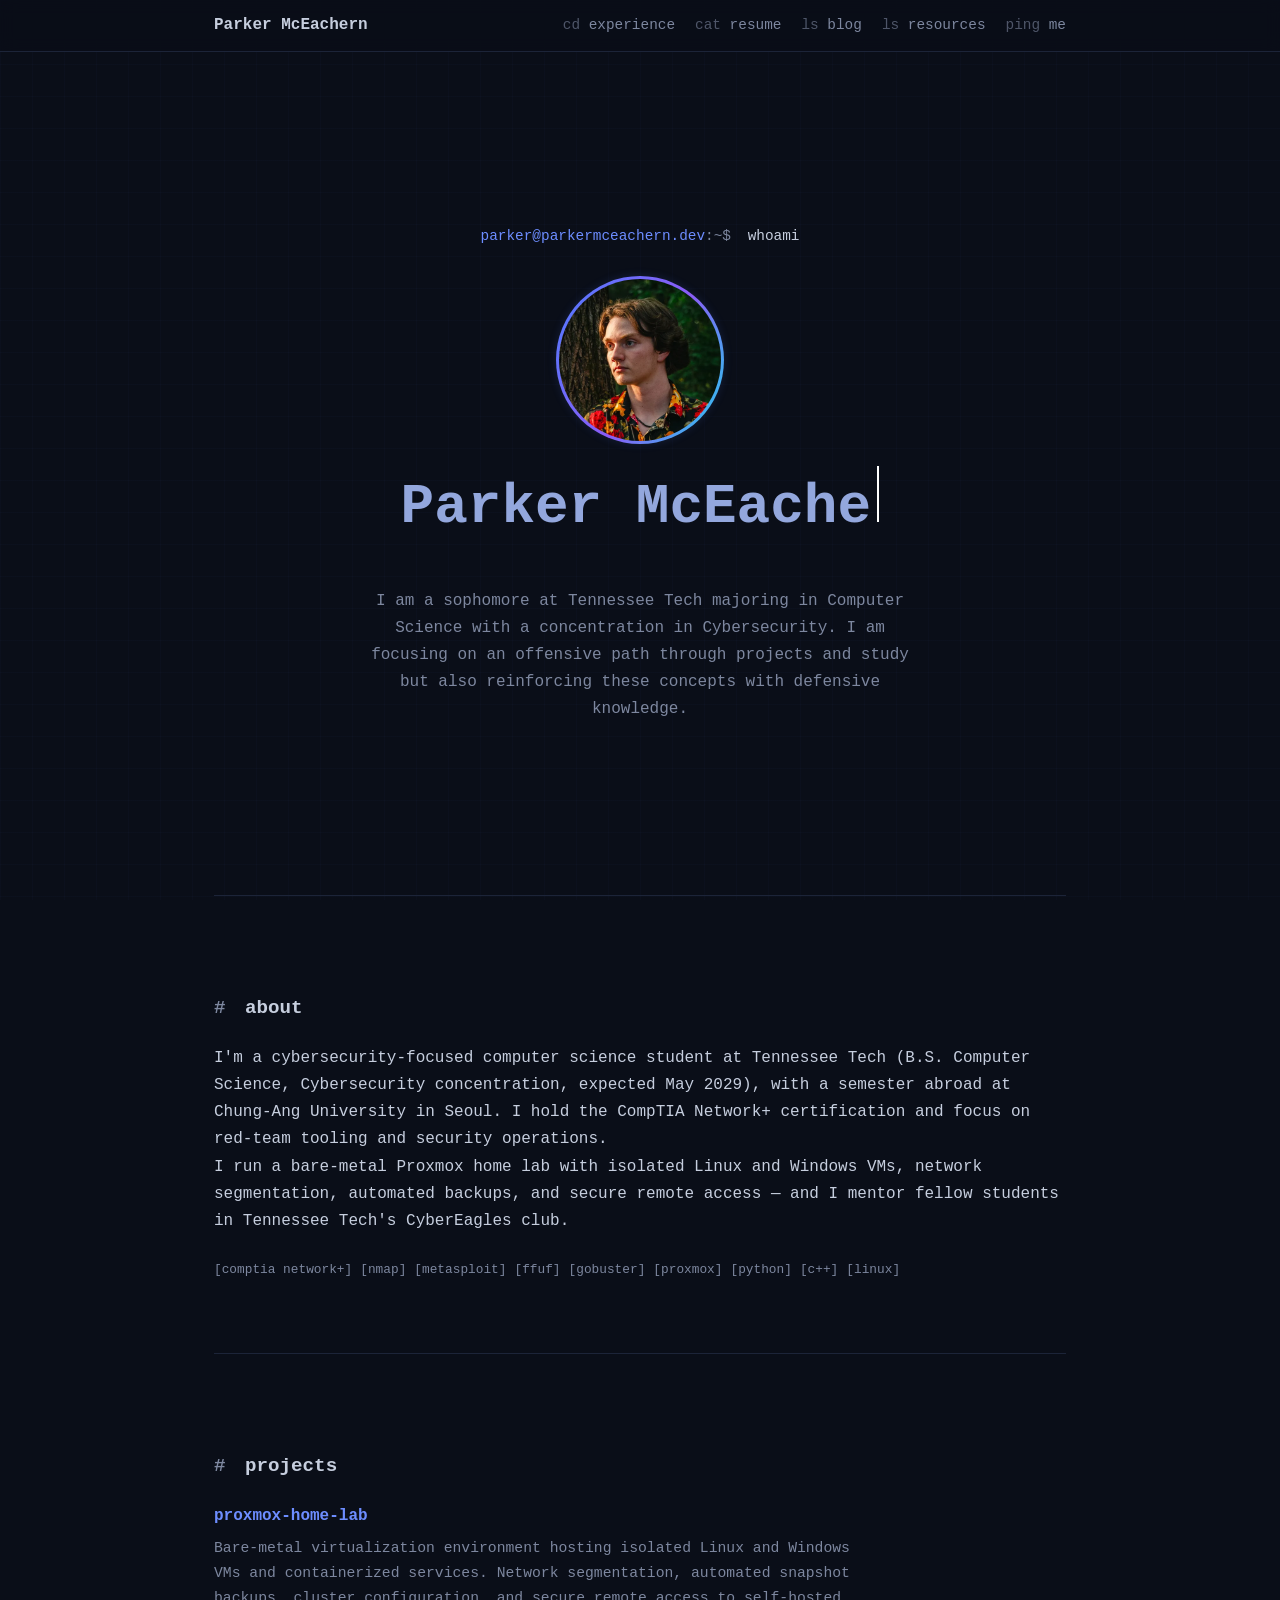
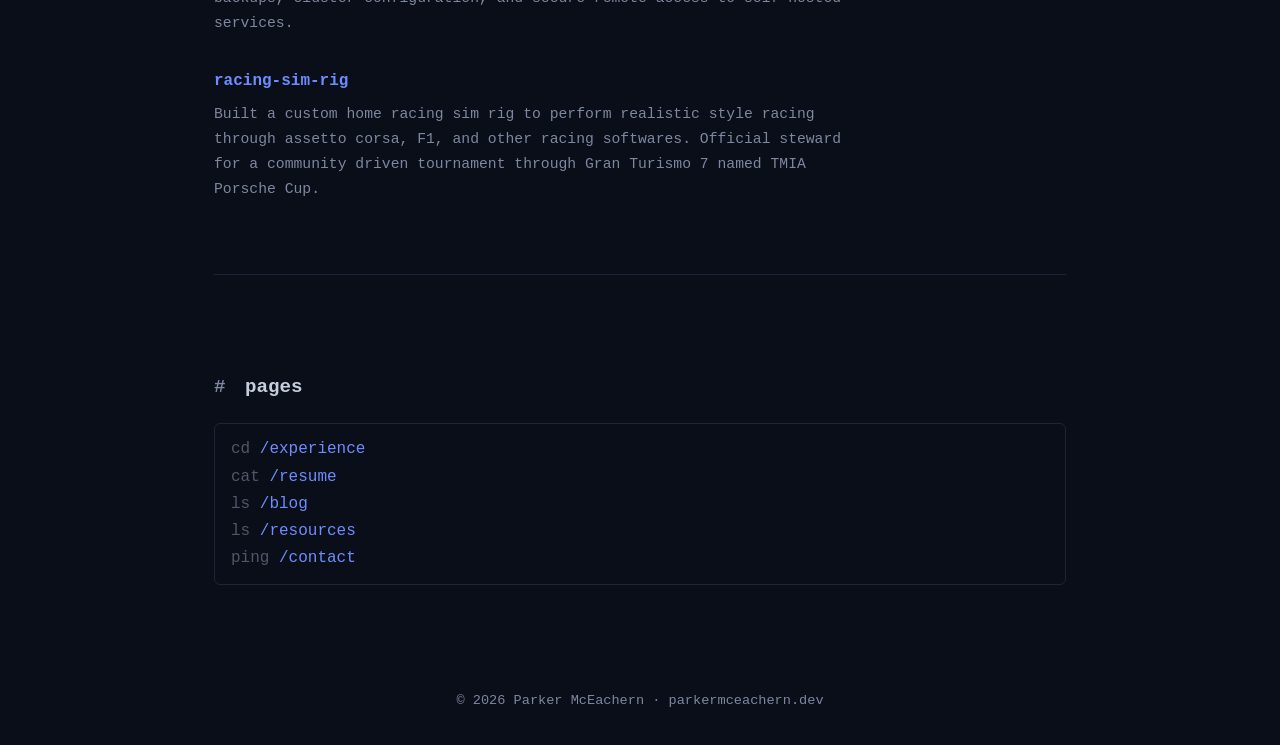
<file: public/index.html>
<!DOCTYPE html>
<html lang="en">
<head>
  <meta charset="UTF-8" />
  <meta name="viewport" content="width=device-width, initial-scale=1.0" />
  <meta name="description" content="Parker McEachern — cybersecurity-focused computer science student. Network+ certified, red team focus, Proxmox home lab." />
  <title>Parker McEachern | parkermceachern.dev</title>
  <link rel="icon" href="favicon.svg" type="image/svg+xml" />
  <link rel="stylesheet" href="style.css" />
  <script src="script.js" defer></script>
</head>
<body>
  <div class="scanlines" aria-hidden="true"></div>

  <header class="site-header">
    <nav aria-label="Primary">
      <a href="./" class="logo">Parker McEachern</a>
      <ul class="nav-links">
        <li><a href="experience/" aria-label="Experience"><span class="verb">cd</span> experience</a></li>
        <li><a href="resume/" aria-label="Resume"><span class="verb">cat</span> resume</a></li>
        <li><a href="blog/" aria-label="Blog"><span class="verb">ls</span> blog</a></li>
        <li><a href="resources/" aria-label="Resources"><span class="verb">ls</span> resources</a></li>
        <li><a href="contact/" aria-label="Contact"><span class="verb">ping</span> me</a></li>
      </ul>
    </nav>
  </header>

  <main id="top">
    <section class="hero" aria-labelledby="hero-heading">
      <p class="kicker"><span class="prompt-path">parker@parkermceachern.dev</span><span class="prompt-sep">:~$</span> whoami</p>
      <div class="avatar-ring">
        <img src="profile.webp" alt="Portrait of Parker McEachern" class="hero-avatar" width="160" height="160" />
      </div>
      <h1 id="hero-heading"><span id="typed-name"></span><span class="cursor" aria-hidden="true"></span></h1>
      <p class="tagline">
        I am a sophomore at Tennessee Tech majoring in Computer Science with a
        concentration in Cybersecurity. I am focusing on an offensive path
        through projects and study but also reinforcing these concepts with
        defensive knowledge.
      </p>
    </section>

    <section id="about" aria-labelledby="about-heading">
      <h2 id="about-heading"><span class="comment">#</span> about</h2>
      <p>
        I'm a cybersecurity-focused computer science student at Tennessee Tech
        (B.S. Computer Science, Cybersecurity concentration, expected May 2029),
        with a semester abroad at Chung-Ang University in Seoul. I hold the
        CompTIA Network+ certification and focus on red-team tooling and
        security operations.
      </p>
      <p>
        I run a bare-metal Proxmox home lab with isolated Linux and Windows
        VMs, network segmentation, automated backups, and secure remote access
        — and I mentor fellow students in Tennessee Tech's CyberEagles club.
      </p>
      <ul class="skill-tags" aria-label="Key skills">
        <li>[comptia network+]</li>
        <li>[nmap]</li>
        <li>[metasploit]</li>
        <li>[ffuf]</li>
        <li>[gobuster]</li>
        <li>[proxmox]</li>
        <li>[python]</li>
        <li>[c++]</li>
        <li>[linux]</li>
      </ul>
    </section>

    <section id="projects" aria-labelledby="projects-heading">
      <h2 id="projects-heading"><span class="comment">#</span> projects</h2>
      <div class="project-list">
        <article class="project">
          <h3><span class="entry-name">proxmox-home-lab</span></h3>
          <p>
            Bare-metal virtualization environment hosting isolated Linux and
            Windows VMs and containerized services. Network segmentation,
            automated snapshot backups, cluster configuration, and secure
            remote access to self-hosted services.
          </p>
        </article>
        <article class="project">
          <h3><span class="entry-name">racing-sim-rig</span></h3>
          <p>
            Built a custom home racing sim rig to perform realistic style racing through assetto corsa,
            F1, and other racing softwares. Official steward for a community driven tournament
            through Gran Turismo 7 named TMIA Porsche Cup.
          </p>
        </article>
      </div>
    </section>

    <section id="pages" aria-labelledby="pages-heading">
      <h2 id="pages-heading"><span class="comment">#</span> pages</h2>
      <ul class="page-list">
        <li><a href="experience/"><span class="verb">cd</span> /experience</a></li>
        <li><a href="resume/"><span class="verb">cat</span> /resume</a></li>
        <li><a href="blog/"><span class="verb">ls</span> /blog</a></li>
        <li><a href="resources/"><span class="verb">ls</span> /resources</a></li>
        <li><a href="contact/"><span class="verb">ping</span> /contact</a></li>
      </ul>
    </section>
  </main>

  <footer>
    <p>&copy; <span id="year">2026</span> Parker McEachern &middot; parkermceachern.dev</p>
  </footer>
</body>
</html>
</file>
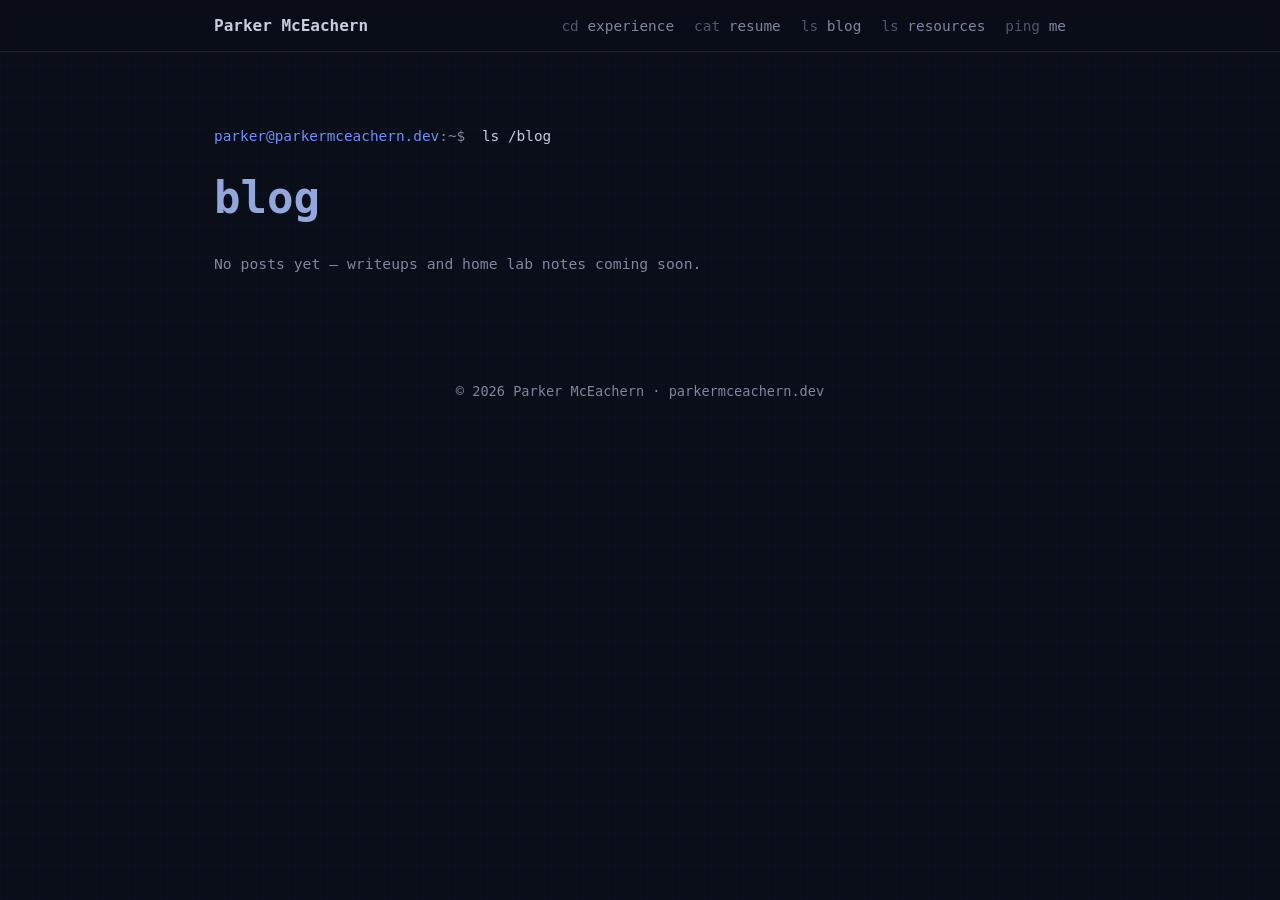
<file: public/blog/index.html>
<!DOCTYPE html>
<html lang="en">
<head>
  <meta charset="UTF-8" />
  <meta name="viewport" content="width=device-width, initial-scale=1.0" />
  <meta name="description" content="Parker McEachern's blog — security writeups, home lab notes, and projects." />
  <title>Blog | Parker McEachern</title>
  <link rel="icon" href="../favicon.svg" type="image/svg+xml" />
  <link rel="stylesheet" href="../style.css" />
  <script src="../script.js" defer></script>
</head>
<body>
  <div class="scanlines" aria-hidden="true"></div>

  <header class="site-header">
    <nav aria-label="Primary">
      <a href="../" class="logo">Parker McEachern</a>
      <ul class="nav-links">
        <li><a href="../experience/" aria-label="Experience"><span class="verb">cd</span> experience</a></li>
        <li><a href="../resume/" aria-label="Resume"><span class="verb">cat</span> resume</a></li>
        <li><a href="../blog/" aria-label="Blog"><span class="verb">ls</span> blog</a></li>
        <li><a href="../resources/" aria-label="Resources"><span class="verb">ls</span> resources</a></li>
        <li><a href="../contact/" aria-label="Contact"><span class="verb">ping</span> me</a></li>
      </ul>
    </nav>
  </header>

  <main>
    <section aria-labelledby="blog-heading">
      <p class="kicker"><span class="prompt-path">parker@parkermceachern.dev</span><span class="prompt-sep">:~$</span> ls /blog</p>
      <h1 id="blog-heading">blog</h1>

      <p class="muted">No posts yet — writeups and home lab notes coming soon.</p>
      <div class="project-list">
      </div>
    </section>
  </main>

  <footer>
    <p>&copy; <span id="year">2026</span> Parker McEachern &middot; parkermceachern.dev</p>
  </footer>
</body>
</html>
</file>
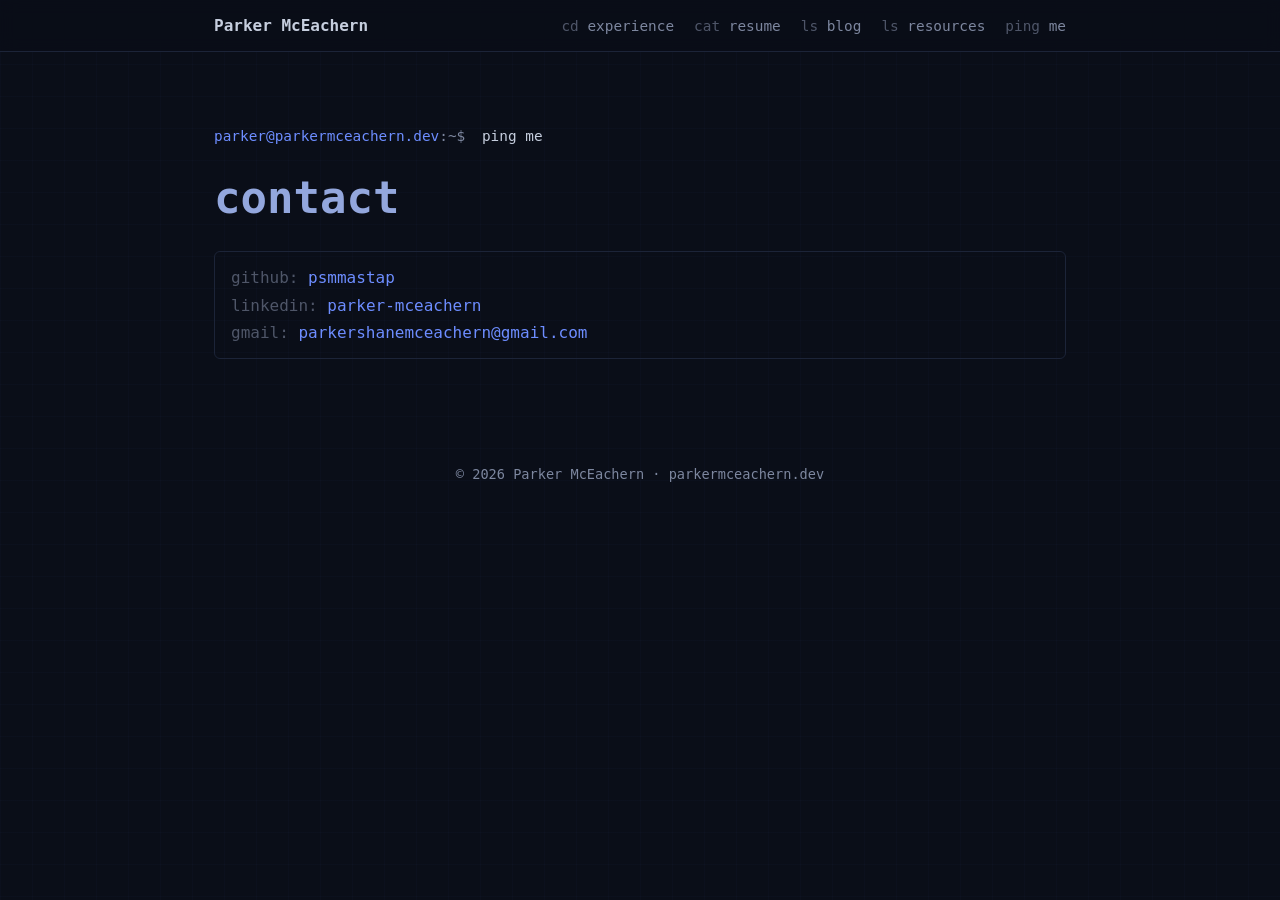
<file: public/contact/index.html>
<!DOCTYPE html>
<html lang="en">
<head>
  <meta charset="UTF-8" />
  <meta name="viewport" content="width=device-width, initial-scale=1.0" />
  <meta name="description" content="Contact Parker McEachern — GitHub, LinkedIn, email." />
  <title>Contact | Parker McEachern</title>
  <link rel="icon" href="../favicon.svg" type="image/svg+xml" />
  <link rel="stylesheet" href="../style.css" />
  <script src="../script.js" defer></script>
</head>
<body>
  <div class="scanlines" aria-hidden="true"></div>

  <header class="site-header">
    <nav aria-label="Primary">
      <a href="../" class="logo">Parker McEachern</a>
      <ul class="nav-links">
        <li><a href="../experience/" aria-label="Experience"><span class="verb">cd</span> experience</a></li>
        <li><a href="../resume/" aria-label="Resume"><span class="verb">cat</span> resume</a></li>
        <li><a href="../blog/" aria-label="Blog"><span class="verb">ls</span> blog</a></li>
        <li><a href="../resources/" aria-label="Resources"><span class="verb">ls</span> resources</a></li>
        <li><a href="../contact/" aria-label="Contact"><span class="verb">ping</span> me</a></li>
      </ul>
    </nav>
  </header>

  <main>
    <section aria-labelledby="contact-heading">
      <p class="kicker"><span class="prompt-path">parker@parkermceachern.dev</span><span class="prompt-sep">:~$</span> ping me</p>
      <h1 id="contact-heading">contact</h1>

      <ul class="contact-links">
        <li><span class="verb">github:</span> <a href="https://github.com/psmmastap" rel="noopener">psmmastap</a></li>
        <li><span class="verb">linkedin:</span> <a href="https://linkedin.com/in/parker-mceachern-b1076734a" rel="noopener">parker-mceachern</a></li>
        <li><span class="verb">gmail:</span> <a href="mailto:parkershanemceachern@gmail.com">parkershanemceachern@gmail.com</a></li>
      </ul>
    </section>
  </main>

  <footer>
    <p>&copy; <span id="year">2026</span> Parker McEachern &middot; parkermceachern.dev</p>
  </footer>
</body>
</html>
</file>
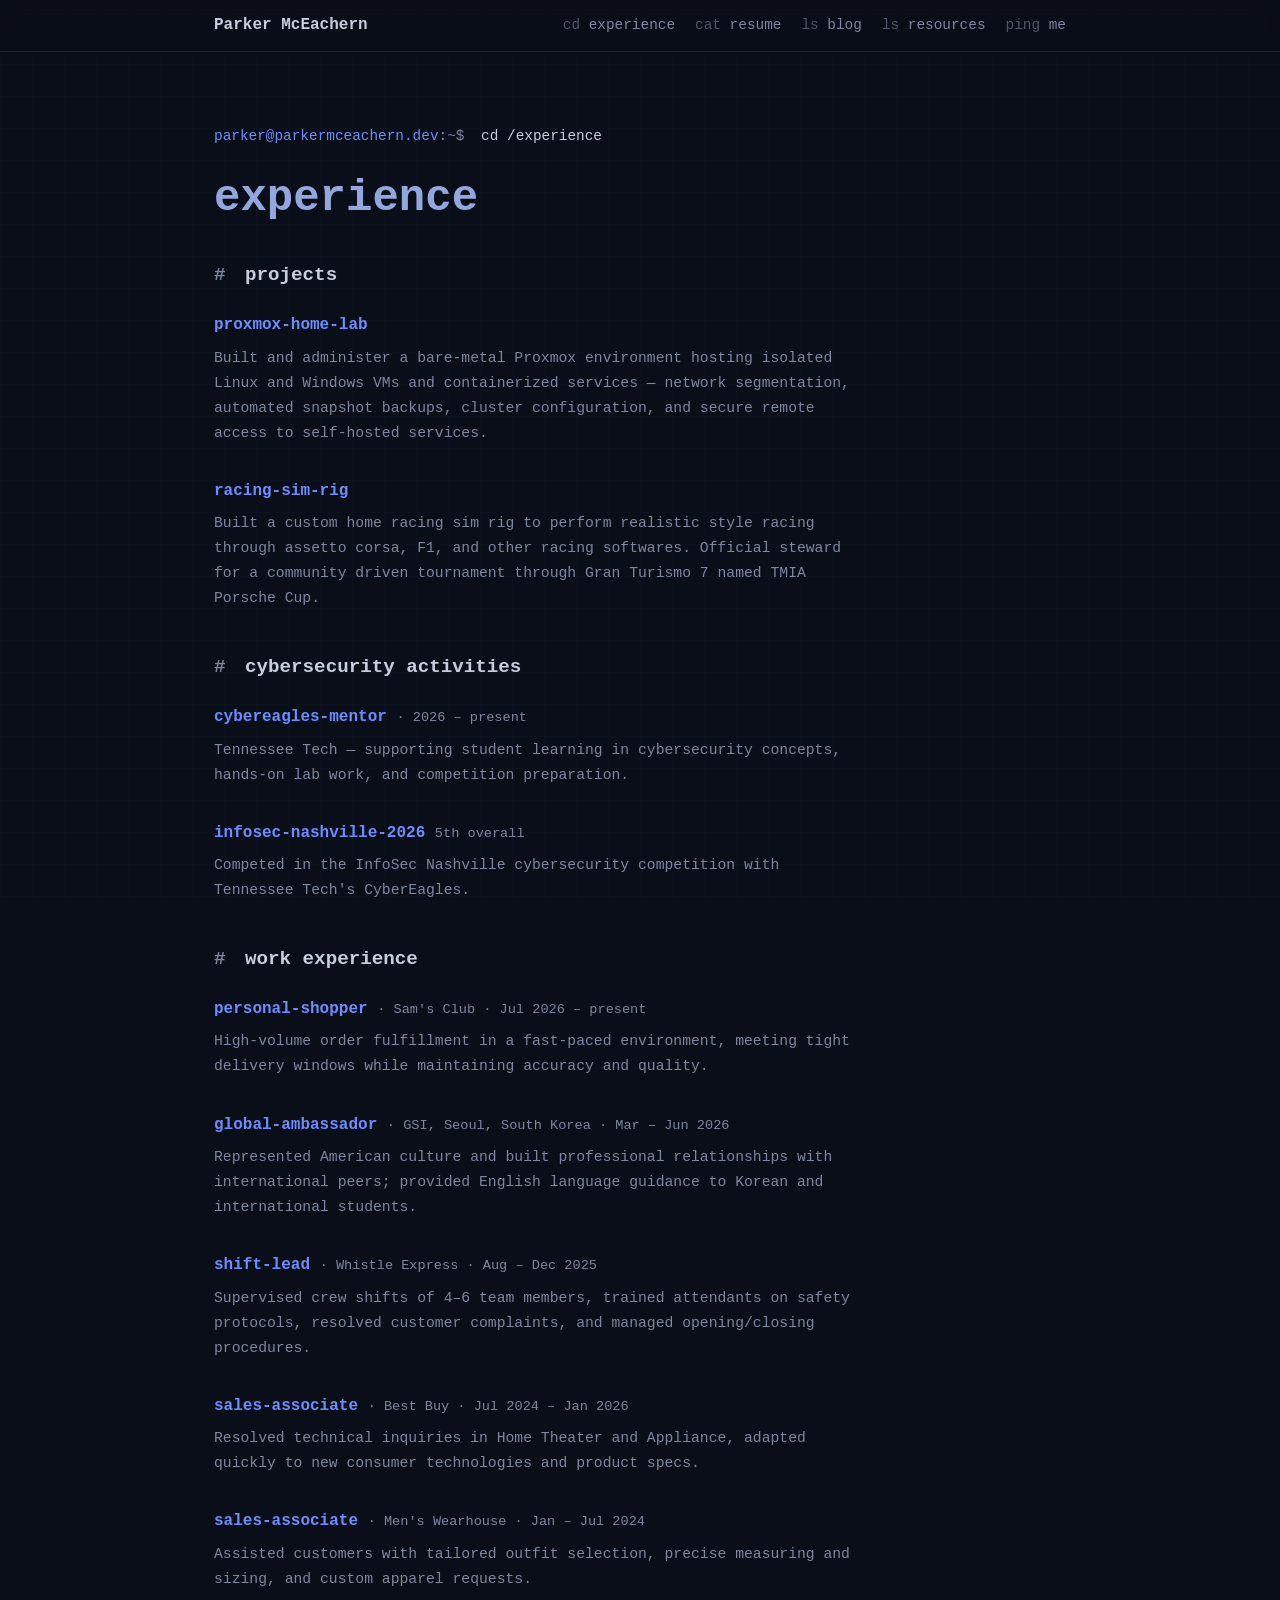
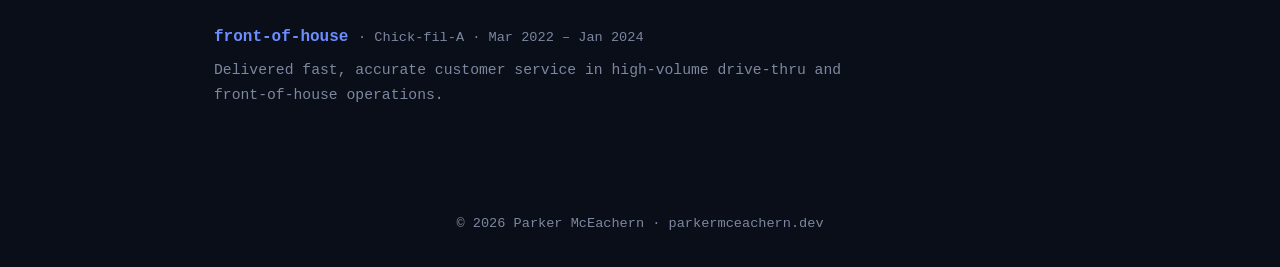
<file: public/experience/index.html>
<!DOCTYPE html>
<html lang="en">
<head>
  <meta charset="UTF-8" />
  <meta name="viewport" content="width=device-width, initial-scale=1.0" />
  <meta name="description" content="Parker McEachern — experience: cybersecurity activities, home lab, and work history." />
  <title>Experience | Parker McEachern</title>
  <link rel="icon" href="../favicon.svg" type="image/svg+xml" />
  <link rel="stylesheet" href="../style.css" />
  <script src="../script.js" defer></script>
</head>
<body>
  <div class="scanlines" aria-hidden="true"></div>

  <header class="site-header">
    <nav aria-label="Primary">
      <a href="../" class="logo">Parker McEachern</a>
      <ul class="nav-links">
        <li><a href="../experience/" aria-label="Experience"><span class="verb">cd</span> experience</a></li>
        <li><a href="../resume/" aria-label="Resume"><span class="verb">cat</span> resume</a></li>
        <li><a href="../blog/" aria-label="Blog"><span class="verb">ls</span> blog</a></li>
        <li><a href="../resources/" aria-label="Resources"><span class="verb">ls</span> resources</a></li>
        <li><a href="../contact/" aria-label="Contact"><span class="verb">ping</span> me</a></li>
      </ul>
    </nav>
  </header>

  <main>
    <section aria-labelledby="experience-heading">
      <p class="kicker"><span class="prompt-path">parker@parkermceachern.dev</span><span class="prompt-sep">:~$</span> cd /experience</p>
      <h1 id="experience-heading">experience</h1>

      <h2><span class="comment">#</span> projects</h2>
      <div class="project-list">
        <article class="project">
          <h3><span class="entry-name">proxmox-home-lab</span></h3>
          <p>
            Built and administer a bare-metal Proxmox environment hosting
            isolated Linux and Windows VMs and containerized services — network
            segmentation, automated snapshot backups, cluster configuration,
            and secure remote access to self-hosted services.
          </p>
        </article>
        <article class="project">
          <h3><span class="entry-name">racing-sim-rig</span></h3>
          <p>
            Built a custom home racing sim rig to perform realistic style racing through assetto corsa,
            F1, and other racing softwares. Official steward for a community driven tournament
            through Gran Turismo 7 named TMIA Porsche Cup.
          </p>
        </article>
      </div>

      <h2><span class="comment">#</span> cybersecurity activities</h2>
      <div class="activity-list">
        <article class="activity">
          <h3><span class="entry-name">cybereagles-mentor</span> <span class="entry-meta">· 2026 – present</span></h3>
          <p>
            Tennessee Tech — supporting student learning in cybersecurity
            concepts, hands-on lab work, and competition preparation.
          </p>
        </article>
        <article class="activity">
          <h3><span class="entry-name">infosec-nashville-2026</span> <span class="entry-meta">5th overall</span></h3>
          <p>
            Competed in the InfoSec Nashville cybersecurity competition with
            Tennessee Tech's CyberEagles.
          </p>
        </article>
      </div>

      <h2><span class="comment">#</span> work experience</h2>
      <div class="project-list">
        <article class="project">
          <h3><span class="entry-name">personal-shopper</span> <span class="entry-meta">· Sam's Club · Jul 2026 – present</span></h3>
          <p>
            High-volume order fulfillment in a fast-paced environment, meeting
            tight delivery windows while maintaining accuracy and quality.
          </p>
        </article>
        <article class="project">
          <h3><span class="entry-name">global-ambassador</span> <span class="entry-meta">· GSI, Seoul, South Korea · Mar – Jun 2026</span></h3>
          <p>
            Represented American culture and built professional relationships
            with international peers; provided English language guidance to
            Korean and international students.
          </p>
        </article>
        <article class="project">
          <h3><span class="entry-name">shift-lead</span> <span class="entry-meta">· Whistle Express · Aug – Dec 2025</span></h3>
          <p>
            Supervised crew shifts of 4–6 team members, trained attendants on
            safety protocols, resolved customer complaints, and managed
            opening/closing procedures.
          </p>
        </article>
        <article class="project">
          <h3><span class="entry-name">sales-associate</span> <span class="entry-meta">· Best Buy · Jul 2024 – Jan 2026</span></h3>
          <p>
            Resolved technical inquiries in Home Theater and Appliance,
            adapted quickly to new consumer technologies and product specs.
          </p>
        </article>
        <article class="project">
          <h3><span class="entry-name">sales-associate</span> <span class="entry-meta">· Men's Wearhouse · Jan – Jul 2024</span></h3>
          <p>
            Assisted customers with tailored outfit selection, precise
            measuring and sizing, and custom apparel requests.
          </p>
        </article>
        <article class="project">
          <h3><span class="entry-name">front-of-house</span> <span class="entry-meta">· Chick-fil-A · Mar 2022 – Jan 2024</span></h3>
          <p>
            Delivered fast, accurate customer service in high-volume
            drive-thru and front-of-house operations.
          </p>
        </article>
      </div>
    </section>
  </main>

  <footer>
    <p>&copy; <span id="year">2026</span> Parker McEachern &middot; parkermceachern.dev</p>
  </footer>
</body>
</html>
</file>
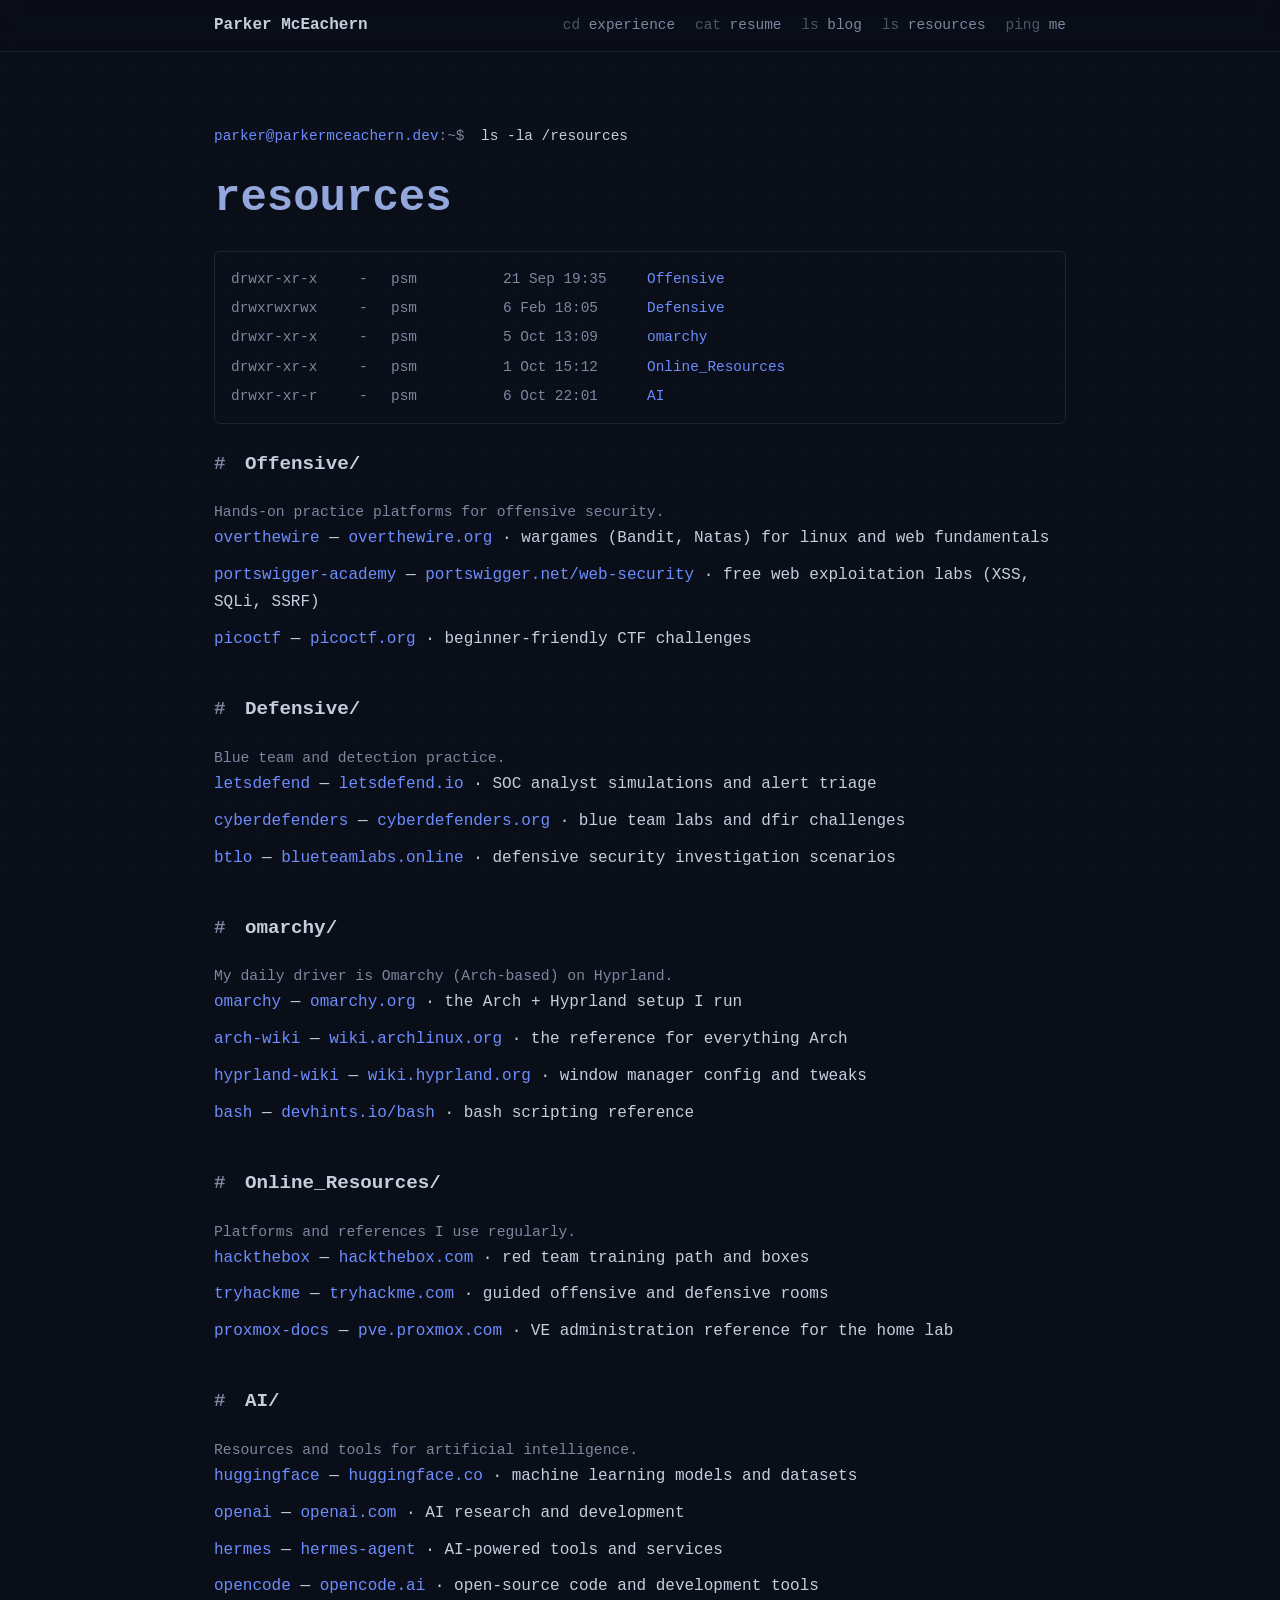
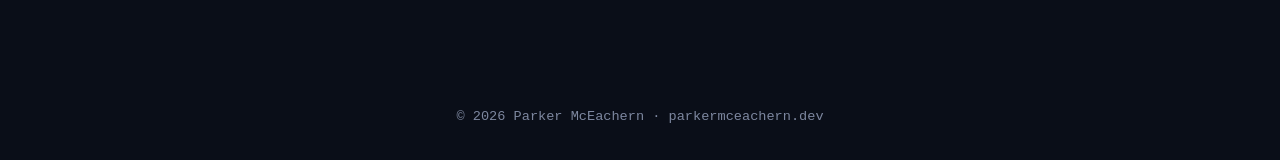
<file: public/resources/index.html>
<!DOCTYPE html>
<html lang="en">
<head>
  <meta charset="UTF-8" />
  <meta name="viewport" content="width=device-width, initial-scale=1.0" />
  <meta name="description" content="Security and learning resources Parker McEachern uses." />
  <title>Resources | Parker McEachern</title>
  <link rel="icon" href="../favicon.svg" type="image/svg+xml" />
  <link rel="stylesheet" href="../style.css" />
  <script src="../script.js" defer></script>
</head>
<body>
  <div class="scanlines" aria-hidden="true"></div>

  <header class="site-header">
    <nav aria-label="Primary">
      <a href="../" class="logo">Parker McEachern</a>
      <ul class="nav-links">
        <li><a href="../experience/" aria-label="Experience"><span class="verb">cd</span> experience</a></li>
        <li><a href="../resume/" aria-label="Resume"><span class="verb">cat</span> resume</a></li>
        <li><a href="../blog/" aria-label="Blog"><span class="verb">ls</span> blog</a></li>
        <li><a href="../resources/" aria-label="Resources"><span class="verb">ls</span> resources</a></li>
        <li><a href="../contact/" aria-label="Contact"><span class="verb">ping</span> me</a></li>
      </ul>
    </nav>
  </header>

  <main>
    <section aria-labelledby="resources-heading">
      <p class="kicker"><span class="prompt-path">parker@parkermceachern.dev</span><span class="prompt-sep">:~$</span> ls -la /resources</p>
      <h1 id="resources-heading">resources</h1>

      <div class="ls-list" aria-label="Table of contents">
        <a class="ls-row" href="#offensive">
          <span class="ls-perms">drwxr-xr-x</span>
          <span class="ls-size">-</span>
          <span class="ls-user">psm</span>
          <span class="ls-date">21 Sep 19:35</span>
          <span class="ls-name">Offensive</span>
        </a>
        <a class="ls-row" href="#defensive">
          <span class="ls-perms">drwxrwxrwx</span>
          <span class="ls-size">-</span>
          <span class="ls-user">psm</span>
          <span class="ls-date">6 Feb 18:05</span>
          <span class="ls-name">Defensive</span>
        </a>
        <a class="ls-row" href="#omarchy">
          <span class="ls-perms">drwxr-xr-x</span>
          <span class="ls-size">-</span>
          <span class="ls-user">psm</span>
          <span class="ls-date">5 Oct 13:09</span>
          <span class="ls-name">omarchy</span>
        </a>
        <a class="ls-row" href="#online-resources">
          <span class="ls-perms">drwxr-xr-x</span>
          <span class="ls-size">-</span>
          <span class="ls-user">psm</span>
          <span class="ls-date">1 Oct 15:12</span>
          <span class="ls-name">Online_Resources</span>
        </a>
        <a class="ls-row" href="#ai">
          <span class="ls-perms">drwxr-xr-r</span>
          <span class="ls-size">-</span>
          <span class="ls-user">psm</span>
          <span class="ls-date">6 Oct 22:01</span>
          <span class="ls-name">AI</span>
        </a>
      </div>

      <h2 id="offensive"><span class="comment">#</span> Offensive/</h2>
      <p class="muted">Hands-on practice platforms for offensive security.</p>
      <ul class="resource-list">
        <li><span class="entry-name">overthewire</span> — <a href="https://overthewire.org" rel="noopener">overthewire.org</a> · wargames (Bandit, Natas) for linux and web fundamentals</li>
        <li><span class="entry-name">portswigger-academy</span> — <a href="https://portswigger.net/web-security" rel="noopener">portswigger.net/web-security</a> · free web exploitation labs (XSS, SQLi, SSRF)</li>
        <li><span class="entry-name">picoctf</span> — <a href="https://picoctf.org" rel="noopener">picoctf.org</a> · beginner-friendly CTF challenges</li>
      </ul>

      <h2 id="defensive"><span class="comment">#</span> Defensive/</h2>
      <p class="muted">Blue team and detection practice.</p>
      <ul class="resource-list">
        <li><span class="entry-name">letsdefend</span> — <a href="https://letsdefend.io" rel="noopener">letsdefend.io</a> · SOC analyst simulations and alert triage</li>
        <li><span class="entry-name">cyberdefenders</span> — <a href="https://cyberdefenders.org" rel="noopener">cyberdefenders.org</a> · blue team labs and dfir challenges</li>
        <li><span class="entry-name">btlo</span> — <a href="https://blueteamlabs.online" rel="noopener">blueteamlabs.online</a> · defensive security investigation scenarios</li>
      </ul>

      <h2 id="omarchy"><span class="comment">#</span> omarchy/</h2>
      <p class="muted">My daily driver is Omarchy (Arch-based) on Hyprland.</p>
      <ul class="resource-list">
        <li><span class="entry-name">omarchy</span> — <a href="https://omarchy.org" rel="noopener">omarchy.org</a> · the Arch + Hyprland setup I run</li>
        <li><span class="entry-name">arch-wiki</span> — <a href="https://wiki.archlinux.org" rel="noopener">wiki.archlinux.org</a> · the reference for everything Arch</li>
        <li><span class="entry-name">hyprland-wiki</span> — <a href="https://wiki.hyprland.org" rel="noopener">wiki.hyprland.org</a> · window manager config and tweaks</li>
        <li><span class="entry-name">bash</span> — <a href="https://devhints.io/bash" rel="noopener">devhints.io/bash</a> · bash scripting reference</li>
      </ul>

      <h2 id="online-resources"><span class="comment">#</span> Online_Resources/</h2>
      <p class="muted">Platforms and references I use regularly.</p>
      <ul class="resource-list">
        <li><span class="entry-name">hackthebox</span> — <a href="https://www.hackthebox.com" rel="noopener">hackthebox.com</a> · red team training path and boxes</li>
        <li><span class="entry-name">tryhackme</span> — <a href="https://tryhackme.com" rel="noopener">tryhackme.com</a> · guided offensive and defensive rooms</li>
        <li><span class="entry-name">proxmox-docs</span> — <a href="https://pve.proxmox.com/wiki/Main_Page" rel="noopener">pve.proxmox.com</a> · VE administration reference for the home lab</li>
      </ul>
      <h2 id="ai"><span class="comment">#</span> AI/</h2>
      <p class="muted">Resources and tools for artificial intelligence.</p>
      <ul class="resource-list">
        <li><span class="entry-name">huggingface</span> — <a href="https://huggingface.co" rel="noopener">huggingface.co</a> · machine learning models and datasets</li>
        <li><span class="entry-name">openai</span> — <a href="https://openai.com" rel="noopener">openai.com</a> · AI research and development</li>
        <li><span class="entry-name">hermes</span> — <a href="https://hermes-agent.nousresearch.com/" rel="noopener">hermes-agent</a> · AI-powered tools and services</li>
        <li><span class="entry-name">opencode</span> — <a href="https://opencode.ai/" rel="noopener">opencode.ai</a> · open-source code and development tools</li>
      </ul>
    </section>
  </main>

  <footer>
    <p>&copy; <span id="year">2026</span> Parker McEachern &middot; parkermceachern.dev</p>
  </footer>
</body>
</html>
</file>
<file: public/style.css>
:root {
  --bg: #0a0e18;
  --fg: #c6cede;
  --fg-dim: #7d879f;
  --border: #1c2438;
  --accent: #6d8dff;
  --name: #93a7dd;
  --grad: linear-gradient(120deg, #4f7cff 0%, #8b5cf6 55%, #22d3ee 100%);
  --mono: "JetBrains Mono", ui-monospace, SFMono-Regular, Menlo, Consolas, monospace;
}

* {
  box-sizing: border-box;
  margin: 0;
  padding: 0;
}

html {
  scroll-behavior: smooth;
}

@media (prefers-reduced-motion: reduce) {
  html {
    scroll-behavior: auto;
  }
}

body {
  background: var(--bg);
  color: var(--fg);
  font-family: var(--mono);
  line-height: 1.7;
  min-height: 100vh;
  position: relative;
  overflow-x: hidden;
}

.scanlines {
  position: fixed;
  inset: 0;
  z-index: -1;
  pointer-events: none;
  background:
    linear-gradient(rgba(109, 141, 255, 0.025) 1px, transparent 1px),
    linear-gradient(90deg, rgba(109, 141, 255, 0.025) 1px, transparent 1px);
  background-size: 32px 32px, 32px 32px;
}

::selection {
  background: rgba(109, 141, 255, 0.3);
  color: #fff;
}

.site-header {
  position: sticky;
  top: 0;
  background: rgba(10, 14, 24, 0.85);
  backdrop-filter: blur(8px);
  border-bottom: 1px solid var(--border);
  z-index: 10;
}

.site-header nav {
  max-width: 900px;
  margin: 0 auto;
  padding: 0.75rem 1.5rem;
  display: flex;
  justify-content: space-between;
  align-items: center;
  gap: 1rem;
  flex-wrap: wrap;
}

.logo {
  font-weight: 700;
  color: var(--fg);
  text-decoration: none;
}

.logo:hover,
.logo:focus-visible {
  color: var(--accent);
}

.nav-links {
  display: flex;
  gap: 1.25rem;
  list-style: none;
}

.nav-links a {
  color: var(--fg-dim);
  text-decoration: none;
  font-size: 0.9rem;
  transition: color 0.2s;
}

.nav-links a:hover,
.nav-links a:focus-visible {
  color: var(--accent);
}

.verb {
  color: var(--fg-dim);
  opacity: 0.6;
}

a:hover .verb,
a:focus-visible .verb {
  opacity: 1;
}

main {
  max-width: 900px;
  margin: 0 auto;
  padding: 0 1.5rem;
}

section {
  padding: 4.5rem 0;
  border-bottom: 1px solid var(--border);
  scroll-margin-top: 4.5rem;
}

section:last-of-type {
  border-bottom: none;
}

h1 {
  font-size: clamp(1.75rem, 5vw, 2.75rem);
  color: var(--name);
  margin-bottom: 1rem;
}

.hero h1 {
  font-size: clamp(2rem, 6vw, 3.5rem);
  min-height: 1.2em;
}

h2 {
  color: var(--fg);
  font-size: 1.2rem;
  font-weight: 700;
  margin: 2.5rem 0 1.25rem;
  scroll-margin-top: 4.5rem;
}

section h2:first-of-type {
  margin-top: 1.5rem;
}

.comment {
  color: var(--fg-dim);
  margin-right: 0.5rem;
}

.kicker {
  font-size: 0.9rem;
  color: var(--fg);
  margin-bottom: 0.75rem;
}

.prompt-path {
  color: var(--accent);
}

.prompt-sep {
  color: var(--fg-dim);
  margin-right: 0.5rem;
}

.hero {
  min-height: calc(100vh - 56px);
  display: flex;
  flex-direction: column;
  justify-content: center;
  align-items: center;
  text-align: center;
  gap: 1rem;
}

.avatar-ring {
  width: 168px;
  height: 168px;
  border-radius: 50%;
  padding: 3px;
  background: var(--grad);
  box-shadow: 0 0 10px rgba(79, 124, 255, 0.15);
}

.hero-avatar {
  width: 100%;
  height: 100%;
  border-radius: 50%;
  object-fit: cover;
  display: block;
}

.cursor {
  display: inline-block;
  width: 0.05em;
  height: 1em;
  margin-left: 0.1em;
  background: white;
  animation: blink 1.1s steps(1) infinite;
}

@keyframes blink {
  50% { opacity: 0; }
}

@media (prefers-reduced-motion: reduce) {
  .cursor {
    animation: none;
  }
}

.tagline {
  color: var(--fg-dim);
  font-size: 1rem;
  max-width: 560px;
}

.cta {
  display: inline-block;
  margin: 1rem 0 0.5rem;
  padding: 0.65rem 1.4rem;
  border: 1px solid var(--border);
  border-radius: 6px;
  color: var(--fg-dim);
  font-family: var(--mono);
  text-decoration: none;
  transition: border-color 0.2s, color 0.2s;
}

.cta:hover,
.cta:focus-visible {
  border-color: var(--accent);
  color: var(--accent);
}

a:focus-visible {
  outline: 2px solid var(--accent);
  outline-offset: 2px;
}

.muted {
  color: var(--fg-dim);
  font-size: 0.92rem;
}

.skill-tags {
  list-style: none;
  display: flex;
  flex-wrap: wrap;
  gap: 0.5rem;
  margin-top: 1.5rem;
}

.skill-tags li {
  font-size: 0.8rem;
  color: var(--fg-dim);
}

.page-list,
.contact-links,
.ls-list {
  display: flex;
  flex-direction: column;
  list-style: none;
  border: 1px solid var(--border);
  border-radius: 6px;
  padding: 0.75rem 1rem;
  margin-top: 0.5rem;
  overflow-x: auto;
}

.ls-row {
  display: grid;
  grid-template-columns: 7.5rem 1.5rem 6.5rem 8.5rem 1fr;
  gap: 0.5rem;
  padding: 0.15rem 0;
  font-size: 0.9rem;
  text-decoration: none;
  white-space: nowrap;
}

.ls-perms,
.ls-size,
.ls-user,
.ls-date {
  color: var(--fg-dim);
}

.ls-name {
  color: var(--accent);
}

.ls-row:hover .ls-name,
.ls-row:focus-visible .ls-name {
  text-decoration: underline;
}

.ls-row:hover {
  background: rgba(109, 141, 255, 0.06);
}

@media (max-width: 640px) {
  .ls-row {
    grid-template-columns: 1fr auto;
  }

  .ls-perms,
  .ls-size,
  .ls-user,
  .ls-date {
    display: none;
  }
}

.resource-list {
  list-style: none;
  display: flex;
  flex-direction: column;
  gap: 0.6rem;
}

.page-list a,
.contact-links a,
.resource-list a {
  color: var(--accent);
  text-decoration: none;
}

.page-list a:hover,
.page-list a:focus-visible,
.contact-links a:hover,
.contact-links a:focus-visible,
.resource-list a:hover,
.resource-list a:focus-visible {
  text-decoration: underline;
}

.project-list {
  display: flex;
  flex-direction: column;
  gap: 2rem;
}

.project h3 {
  font-size: 1rem;
  margin-bottom: 0.4rem;
}

.entry-name {
  color: var(--accent);
}

.entry-meta {
  color: var(--fg-dim);
  font-weight: 400;
  font-size: 0.85rem;
}

.project p {
  color: var(--fg-dim);
  font-size: 0.92rem;
  max-width: 640px;
}

.activity-list {
  display: flex;
  flex-direction: column;
  gap: 2rem;
}

.activity h3 {
  font-size: 1rem;
  margin-bottom: 0.4rem;
}

.activity p {
  color: var(--fg-dim);
  font-size: 0.92rem;
  max-width: 640px;
}

.contact-links .verb {
  opacity: 0.6;
}

.pdf-viewer {
  margin-top: 0.5rem;
}

.pdf-page {
  display: block;
  margin: 0 auto 1.25rem;
  border: 1px solid var(--border);
  border-radius: 4px;
  background: #fff;
  max-width: 100%;
}

.pdf-fallback {
  color: var(--fg-dim);
  border: 1px dashed var(--border);
  border-radius: 6px;
  padding: 1.5rem;
  text-align: center;
}

.pdf-fallback a {
  color: var(--accent);
}

.error-code {
  color: var(--fg-dim);
}

.error-text {
  color: var(--name);
}

footer {
  text-align: center;
  color: var(--fg-dim);
  font-size: 0.85rem;
  padding: 2rem 1rem;
}

.fade {
  opacity: 0;
  transform: translateY(12px);
  transition: opacity 0.5s ease, transform 0.5s ease;
}

.fade.visible {
  opacity: 1;
  transform: none;
}

@media (prefers-reduced-motion: reduce) {
  .fade {
    opacity: 1;
    transform: none;
    transition: none;
  }
}

@media (max-width: 560px) {
  section {
    padding: 3rem 0;
  }

  .site-header nav {
    justify-content: center;
  }

  .hero {
    min-height: 70vh;
  }
}
</file>
